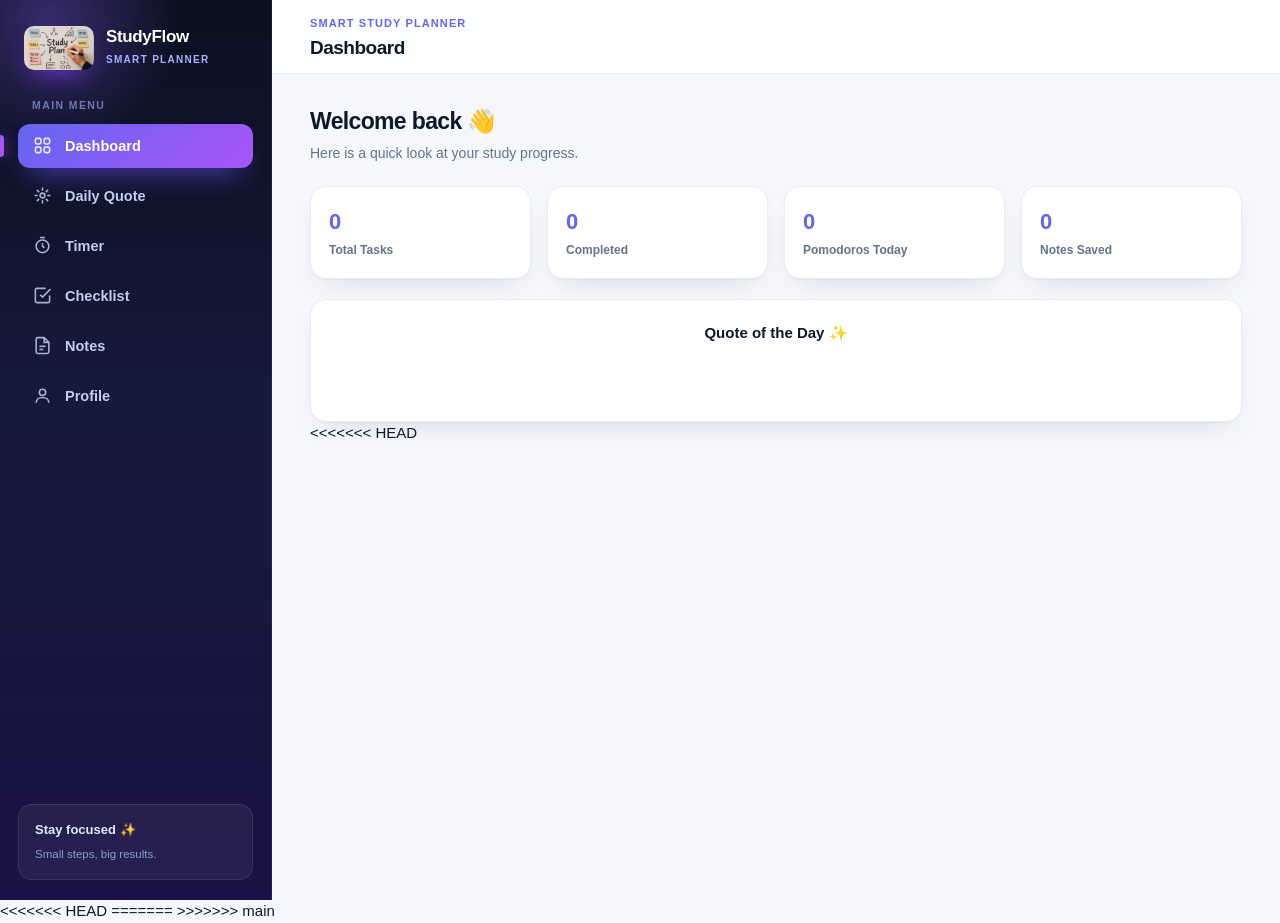
<file: index.html>
<!DOCTYPE html>
<html lang="en">
<head>
<meta charset="UTF-8" />
<meta name="viewport" content="width=device-width, initial-scale=1.0" />
<title>StudyFlow — Smart Study Planner</title>
<link rel="stylesheet" href="style.css" />

<style>
/* ================= DAILY MOTIVATIONAL QUOTE ================= */

#daily-quote {
  width: 100%;
}

#motivationQuote,
#motivationAuthor {
  transition: opacity 0.3s ease, transform 0.3s ease;
}

.quote-fade-out {
  opacity: 0;
  transform: translateY(10px);
}

.quote-fade-in {
  animation: quoteFadeIn 0.4s ease;
}

@keyframes quoteFadeIn {
  from {
    opacity: 0;
    transform: translateY(-10px);
  }
  to {
    opacity: 1;
    transform: translateY(0);
  }
}

#changeQuoteBtn {
  cursor: pointer;
  transition: transform 0.3s ease, box-shadow 0.3s ease;
}

#changeQuoteBtn:hover {
  transform: translateY(-3px);
}

@media (max-width: 600px) {
  #motivationQuote {
    font-size: 19px !important;
  }

  #daily-quote {
    padding: 35px 15px !important;
  }
}

@media (prefers-reduced-motion: reduce) {
  #motivationQuote,
  #motivationAuthor,
  #changeQuoteBtn {
    transition: none;
    animation: none;
  }
}
</style>
</head>

<body>

<!-- ================= SIDEBAR ================= -->
<aside class="sidebar">
  <div class="brand">
    <div class="brand-logo">
      <img src="assets/study.jpg" alt="StudyFlow Logo" />
    </div>
    <div class="brand-text">
      <h1>StudyFlow</h1>
      <span>Smart Planner</span>
    </div>
  </div>

  <p class="nav-label">Main Menu</p>

  <nav class="nav">

    <!-- 1. Dashboard -->
    <button class="nav-item active" data-view="dashboard" data-title="Dashboard">
      <span class="icon">
        <svg viewBox="0 0 24 24" fill="none" stroke="currentColor" stroke-width="2">
          <rect x="3" y="3" width="7" height="7" rx="2"/>
          <rect x="14" y="3" width="7" height="7" rx="2"/>
          <rect x="3" y="14" width="7" height="7" rx="2"/>
          <rect x="14" y="14" width="7" height="7" rx="2"/>
        </svg>
      </span>
      <span>Dashboard</span>
    </button>

    <!-- 2. Daily Motivation -->
    <button class="nav-item" data-view="motivation" data-title="Daily Motivational Quote">
      <span class="icon">
        <svg viewBox="0 0 24 24" fill="none" stroke="currentColor" stroke-width="2">
          <path d="M12 2v4M12 18v4M4.93 4.93l2.83 2.83M16.24 16.24l2.83 2.83M2 12h4M18 12h4M4.93 19.07l2.83-2.83M16.24 7.76l2.83-2.83"/>
          <circle cx="12" cy="12" r="3"/>
        </svg>
      </span>
      <span>Daily Quote</span>
    </button>

    <!-- 3. Timer -->
    <button class="nav-item" data-view="pomodoro" data-title="Study Timer">
      <span class="icon">
        <svg viewBox="0 0 24 24" fill="none" stroke="currentColor" stroke-width="2">
          <circle cx="12" cy="13" r="8"/>
          <path d="M12 9v4l2.5 2"/>
          <path d="M9 2h6"/>
        </svg>
      </span>
      <span>Timer</span>
    </button>

    <!-- 4. Daily Study Checklist -->
    <button class="nav-item" data-view="tasks" data-title="Daily Study Checklist">
      <span class="icon">
        <svg viewBox="0 0 24 24" fill="none" stroke="currentColor" stroke-width="2">
          <path d="M9 11l3 3L22 4"/>
          <path d="M21 12v7a2 2 0 0 1-2 2H5a2 2 0 0 1-2-2V5a2 2 0 0 1 2-2h11"/>
        </svg>
      </span>
      <span>Checklist</span>
    </button>

    <!-- 5. Notes -->
    <button class="nav-item" data-view="notes" data-title="Notes">
      <span class="icon">
        <svg viewBox="0 0 24 24" fill="none" stroke="currentColor" stroke-width="2">
          <path d="M14 2H6a2 2 0 0 0-2 2v16a2 2 0 0 0 2 2h12a2 2 0 0 0 2-2V8z"/>
          <path d="M14 2v6h6"/>
          <path d="M8 13h8"/>
          <path d="M8 17h5"/>
        </svg>
      </span>
      <span>Notes</span>
    </button>

    <!-- 6. Profile -->
    <button class="nav-item" data-view="profile" data-title="My Profile">
      <span class="icon">
        <svg viewBox="0 0 24 24" fill="none" stroke="currentColor" stroke-width="2">
          <circle cx="12" cy="8" r="4"/>
          <path d="M4 21c0-4 3.6-6.5 8-6.5S20 17 20 21"/>
        </svg>
      </span>
      <span>Profile</span>
    </button>

  </nav>

  <div class="sidebar-footer">
    <strong>Stay focused ✨</strong>
    <span>Small steps, big results.</span>
  </div>
</aside>

<!-- ================= TOPBAR ================= -->
<header class="topbar">
  <div class="topbar-title">
    <span class="crumb">Smart Study Planner</span>
    <h2 id="topbarTitle">Dashboard</h2>
  </div>
</header>

<!-- ================= MAIN CONTENT ================= -->
<main class="main">

  <!-- 1. DASHBOARD -->
  <section class="view active" id="view-dashboard">

    <div style="margin-bottom: 22px;">
      <h3 id="welcomeHead" style="font-size: 23px; font-weight: 750; letter-spacing: -.65px; color: var(--text);">
        Welcome back 👋
      </h3>
      <p style="color: var(--muted); font-size: 14px; margin-top: 4px;">
        Here is a quick look at your study progress.
      </p>
    </div>

    <div class="stats-grid">
      <div class="stat-card">
        <div class="stat-meta">
          <strong id="statTotalTasks">0</strong>
          <span>Total Tasks</span>
        </div>
      </div>

      <div class="stat-card">
        <div class="stat-meta">
          <strong id="statCompleted">0</strong>
          <span>Completed</span>
        </div>
      </div>

      <div class="stat-card">
        <div class="stat-meta">
          <strong id="statSessions">0</strong>
          <span>Pomodoros Today</span>
        </div>
      </div>

      <div class="stat-card">
        <div class="stat-meta">
          <strong id="statNotes">0</strong>
          <span>Notes Saved</span>
        </div>
      </div>
    </div>

    <!-- Dashboard Daily Quote -->
    <div class="card" style="margin-top:20px; text-align:center;">
      <h4>Quote of the Day ✨</h4>
      <p id="dashQuote" style="font-size:16px; font-style:italic; color:var(--primary); margin-top:10px;"></p>
    </div>

  </section>

  <!-- 2. DAILY MOTIVATIONAL QUOTE -->
  <section class="view" id="view-motivation">

    <div class="card" id="daily-quote" style="text-align:center; padding:70px 20px;">

      <div style="font-size:40px; margin-bottom:20px;">
        ✨
      </div>

      <h2 style="margin-bottom:15px;">
        Daily Motivational Quote
      </h2>

      <p style="color:var(--muted); margin-bottom:25px;">
        A little inspiration to make your day more productive.
      </p>

      <h3 id="motivationQuote"
          style="font-size:24px; font-weight:700; line-height:1.5; color:var(--text);">
        Loading your daily inspiration...
      </h3>

      <p id="motivationAuthor"
         style="color:var(--muted); margin-top:15px; font-size:15px;">
      </p>

      <button class="btn-add"
              id="changeQuoteBtn"
              type="button"
              style="margin-top:30px;">
        ✨ Change Quote
      </button>

    </div>

  </section>

  <!-- 3. PREMIUM TIMER -->
  <section class="view" id="view-pomodoro">

    <div class="pomo-card-glass">

      <div class="pomo-modes">
        <button class="pomo-mode active" data-mode="focus" data-minutes="25">Focus</button>
        <button class="pomo-mode" data-mode="short_break" data-minutes="5">Short Break</button>
        <button class="pomo-mode" data-mode="long_break" data-minutes="15">Long Break</button>
      </div>

      <div class="pomo-circle-wrap" id="pomoWrap">

        <svg class="pomo-svg" viewBox="0 0 240 240">
          <defs>
            <linearGradient id="timerGrad" x1="0%" y1="0%" x2="100%" y2="100%">
              <stop id="grad1" offset="0%" stop-color="#6366f1"/>
              <stop id="grad2" offset="100%" stop-color="#ec4899"/>
            </linearGradient>
          </defs>

          <circle class="pomo-track" cx="120" cy="120" r="104"/>

          <circle class="pomo-progress"
                  id="pomoProgress"
                  cx="120"
                  cy="120"
                  r="104"
                  stroke="url(#timerGrad)"
                  stroke-width="8"
                  fill="none"
                  stroke-linecap="round"
                  style="stroke-dasharray:653.45; stroke-dashoffset:0;"/>
        </svg>

        <div class="pomo-inner">
          <div class="pomo-time" id="pomoTime">25:00</div>
          <div class="pomo-label" id="pomoLabel">FOCUS TIME</div>
        </div>

      </div>

      <div class="pomo-controls">

        <button class="btn-pomo-main" id="pomoStart" title="Press Spacebar to Start/Pause">
          <svg id="playIcon" viewBox="0 0 24 24" fill="currentColor" width="24" height="24">
            <path d="M8 5v14l11-7z"/>
          </svg>

          <svg id="pauseIcon" viewBox="0 0 24 24" fill="currentColor" width="24" height="24" style="display:none;">
            <path d="M6 19h4V5H6v14zm8-14v14h4V5h-4z"/>
          </svg>
        </button>

        <button class="btn-pomo-reset" id="pomoReset" title="Reset Timer">
          <svg viewBox="0 0 24 24" fill="none" stroke="currentColor" stroke-width="2" width="20" height="20">
            <path d="M3 12a9 9 0 1 0 9-9 9.75 9.75 0 0 0-6.74 2.74L3 8"/>
            <path d="M3 3v5h5"/>
          </svg>
        </button>

      </div>

      <div id="pomoSessionsText" class="pomo-rounds">
        Round 1 of 4
      </div>

    </div>
  </section>

<<<<<<< HEAD
    <!-- 5. NOTES (Heading removed) -->
  <section class="view" id="view-notes">
    <div class="card">
      <form class="notes-form" id="noteForm" novalidate>
        <input id="noteTitle" type="text" placeholder="Title" maxlength="100" />
        <input id="noteSubject" type="text" placeholder="Subject (e.g. Physics)" list="noteSubjectList" maxlength="40" />
        <datalist id="noteSubjectList"></datalist>
        <textarea id="noteContent" placeholder="Write note..."></textarea>
        <p class="notes-msg" id="noteMsg"></p>
        <div class="actions">
          <button class="btn-cancel" type="button" id="noteCancel" hidden>Cancel</button>
          <button class="btn-add" type="submit" id="noteSubmit">Save Note</button>
=======
    <!-- 4. CHECKLIST -->
  <!-- 4. CHECKLIST (Tasks) -->
  <section class="view" id="view-tasks">

    <!-- Daily Progress -->
    <div class="card">
      <h4>Today's Progress</h4>
      <div class="tp-stats">
        <div class="tp-box"><strong id="tpTotal">0</strong><span>Total Tasks</span></div>
        <div class="tp-box"><strong id="tpCompleted">0</strong><span>Completed</span></div>
        <div class="tp-box"><strong id="tpPending">0</strong><span>Pending</span></div>
        <div class="tp-box"><strong id="tpPercent">0%</strong><span>Completion</span></div>
      </div>
      <div class="tp-bar"><div class="tp-fill" id="tpFill"></div></div>
    </div>

    <!-- Add / Edit Task -->
    <div class="card">
      <h4 id="taskFormTitle">Add a New Task</h4>
      <form class="task-form" id="taskForm">

        <input id="taskTitle" type="text" placeholder="What to study?" required />
        <input id="taskSubject" type="text" placeholder="Subject" required />
        <input id="taskDate" type="date" required />
        <select id="taskPriority">
          <option value="high">High</option>
          <option value="medium" selected>Medium</option>
          <option value="low">Low</option>
        </select>
        <div class="task-form-actions">
          <button class="btn-add" type="submit" id="taskSubmitBtn">Add Task</button>
          <button class="btn-cancel" type="button" id="taskCancelBtn" onclick="cancelEdit()" hidden>Cancel</button>
        </div>
      </form>
      <p class="task-msg" id="taskMsg"></p>
    </div>

    <!-- Filters + Task List -->
    <div class="card">
      <div class="task-filters">
        <button class="filter-btn active" onclick="setFilter('all', this)">All Tasks</button>
        <button class="filter-btn" onclick="setFilter('pending', this)">Pending</button>
        <button class="filter-btn" onclick="setFilter('completed', this)">Completed</button>
      </div>
      <div class="task-list" id="taskList"></div>
    </div>

  </section>

  <!-- 5. NOTES -->
  <section class="view" id="view-notes">

    <div class="card">

      <form class="notes-form" id="noteForm">
        <input id="noteTitle" type="text" placeholder="Title" required />
        <input id="noteSubject" type="text" placeholder="Subject" />
        <textarea id="noteContent" placeholder="Write note..."></textarea>

        <div class="actions">
          <button class="btn-add" type="submit">Save Note</button>
>>>>>>> main
        </div>
      </form>

    </div>
<<<<<<< HEAD
    <div class="card">
      <div class="notes-toolbar">
        <input id="noteSearch" type="search" placeholder="Search by title or keyword..." />
        <select id="noteFilter"><option value="">All Subjects</option></select>
      </div>
      <p class="notes-count" id="notesCount"></p>
      <div class="notes-grid" id="notesGrid"></div>
    </div>
=======

    <div class="card">
      <div class="notes-grid" id="notesGrid"></div>
    </div>

>>>>>>> main
  </section>

  <!-- 6. PROFILE -->
  <section class="view" id="view-profile">

    <div class="profile-card">

      <div class="profile-cover"></div>

      <div class="profile-content">

        <div class="avatar large" id="profileAvatar">AK</div>

        <h3 id="profileName">Ali Khan</h3>
        <p id="profileCourse">Computer Science</p>

        <div class="profile-info-grid">

          <div class="info-box">
            <span>Email Address</span>
            <strong id="profileEmail">ali@example.com</strong>
          </div>

          <div class="info-box">
            <span>Account Status</span>
            <strong style="color:var(--green);">Active ✅</strong>
          </div>

        </div>

        <button class="btn-logout" onclick="logout()">
          Logout from this device
        </button>

      </div>
    </div>

  </section>

</main>
<<<<<<< HEAD
<script src="notes.js"></script>
=======

<!-- ================= MAIN APP LOGIC ================= -->
>>>>>>> main
<script>

const user = JSON.parse(localStorage.getItem('currentUser'));

if (!user) {
  location.href = 'login.html';
} else {

  document.getElementById('welcomeHead').textContent =
    'Welcome back, ' + user.name.split(' ')[0] + ' 👋';

  document.getElementById('profileAvatar').textContent =
    user.name.substring(0,2).toUpperCase();

  document.getElementById('profileName').textContent = user.name;
  document.getElementById('profileCourse').textContent = user.course;
  document.getElementById('profileEmail').textContent = user.email;

}

// ================= LOGOUT =================

function logout() {
  if (confirm('Are you sure you want to logout?')) {
    localStorage.removeItem('currentUser');
    location.href = 'login.html';
  }
}

// ================= NAVIGATION =================

document.querySelectorAll('.nav-item').forEach(btn => {

  btn.onclick = () => {

    document.querySelectorAll('.nav-item').forEach(b => {
      b.classList.remove('active');
    });

    document.querySelectorAll('.view').forEach(v => {
      v.classList.remove('active');
    });

    btn.classList.add('active');

    document.getElementById('view-' + btn.dataset.view)
      .classList.add('active');

    document.getElementById('topbarTitle').textContent =
      btn.dataset.title;

    updateStats();

  };

});

// ================= LOCAL STORAGE =================

const getTasks = () =>
  JSON.parse(localStorage.getItem('tasks_' + user.email) || '[]');

const saveTasks = (t) =>
  localStorage.setItem('tasks_' + user.email, JSON.stringify(t));

const getNotes = () =>
  JSON.parse(localStorage.getItem('notes_' + user.email) || '[]');

const saveNotes = (n) =>
  localStorage.setItem('notes_' + user.email, JSON.stringify(n));

// ================= UPDATE STATS =================

function updateStats() {

  const tasks = getTasks();

  document.getElementById('statTotalTasks').textContent = tasks.length;

  document.getElementById('statCompleted').textContent =
    tasks.filter(t => t.done).length;

  document.getElementById('statNotes').textContent =
    getNotes().length;

  const sessions = JSON.parse(
    localStorage.getItem('pomo_' + user.email) || '0'
  );

  document.getElementById('statSessions').textContent = sessions;

}

// ================= DAILY MOTIVATIONAL QUOTE =================

const quotes = [

  {
    text: "The secret of getting ahead is getting started.",
    author: "Mark Twain"
  },

  {
    text: "It always seems impossible until it's done.",
    author: "Nelson Mandela"
  },

  {
    text: "Don't watch the clock; do what it does. Keep going.",
    author: "Sam Levenson"
  },

  {
    text: "Believe you can and you're halfway there.",
    author: "Theodore Roosevelt"
  },

  {
    text: "Success is not final, failure is not fatal: it is the courage to continue that counts.",
    author: "Winston Churchill"
  },

  {
    text: "Education is the most powerful weapon which you can use to change the world.",
    author: "Nelson Mandela"
  },

  {
    text: "Learning never exhausts the mind.",
    author: "Leonardo da Vinci"
  },

  {
    text: "Discipline is the bridge between goals and accomplishment.",
    author: "Jim Rohn"
  },

  {
    text: "The future depends on what you do today.",
    author: "Mahatma Gandhi"
  },

  {
    text: "Great things are done by a series of small things brought together.",
    author: "Vincent van Gogh"
  },

  {
    text: "The expert in anything was once a beginner.",
    author: "Helen Hayes"
  },

  {
    text: "Don't let what you cannot do interfere with what you can do.",
    author: "John Wooden"
  },

  {
    text: "Success is the sum of small efforts repeated day in and day out.",
    author: "Robert Collier"
  },

  {
    text: "It does not matter how slowly you go as long as you do not stop.",
    author: "Confucius"
  },

  {
    text: "Dreams don't work unless you do.",
    author: "John C. Maxwell"
  },

  {
    text: "Start where you are. Use what you have. Do what you can.",
    author: "Arthur Ashe"
  },

  {
    text: "Quality is not an act, it is a habit.",
    author: "Aristotle"
  },

  {
    text: "Small progress is still progress.",
    author: "Unknown"
  },

  {
    text: "Productivity is never an accident. It is always the result of commitment.",
    author: "Paul J. Meyer"
  },

  {
    text: "Well done is better than well said.",
    author: "Benjamin Franklin"
  },

  {
    text: "You don't have to be great to start, but you have to start to be great.",
    author: "Zig Ziglar"
  },

  {
    text: "The more that you read, the more things you will know.",
    author: "Dr. Seuss"
  },

  {
    text: "A little progress each day adds up to big results.",
    author: "Unknown"
  },

  {
    text: "Great things never come from comfort zones.",
    author: "Unknown"
  }

];

let currentQuoteIndex = -1;

function getNewQuote() {

  const quoteElement = document.getElementById('motivationQuote');
  const authorElement = document.getElementById('motivationAuthor');
  const dashboardQuote = document.getElementById('dashQuote');

  if (!quoteElement || !authorElement) return;

  let newIndex;

  // Avoid consecutive repeated quotes
  do {
    newIndex = Math.floor(Math.random() * quotes.length);
  } while (
    quotes.length > 1 &&
    newIndex === currentQuoteIndex
  );

  currentQuoteIndex = newIndex;

  const selectedQuote = quotes[currentQuoteIndex];

  // Fade out
  quoteElement.classList.add('quote-fade-out');
  authorElement.classList.add('quote-fade-out');

  if (dashboardQuote) {
    dashboardQuote.style.opacity = '0';
  }

  setTimeout(() => {

    quoteElement.textContent = `"${selectedQuote.text}"`;

    authorElement.textContent = selectedQuote.author
      ? `— ${selectedQuote.author}`
      : '';

    if (dashboardQuote) {
      dashboardQuote.textContent =
        `"${selectedQuote.text}" — ${selectedQuote.author}`;

      dashboardQuote.style.opacity = '1';
    }

    // Fade in
    quoteElement.classList.remove('quote-fade-out');
    authorElement.classList.remove('quote-fade-out');

    quoteElement.classList.add('quote-fade-in');
    authorElement.classList.add('quote-fade-in');

    setTimeout(() => {
      quoteElement.classList.remove('quote-fade-in');
      authorElement.classList.remove('quote-fade-in');
    }, 500);

  }, 300);

}

// Change Quote button
document.getElementById('changeQuoteBtn')
  .addEventListener('click', getNewQuote);

// Random quote on every page refresh
getNewQuote();

// ================= CHECKLIST (Tasks) =================
// Checklist code is in tasks.js

window.deleteTask = (id) => {

  if (!confirm('Delete this task?')) return;

  saveTasks(getTasks().filter(t => t.id !== id));

  renderTasks();
  updateStats();

};

<<<<<<< HEAD
=======
// ================= NOTES MANAGEMENT =================

document.getElementById('noteForm').onsubmit = (e) => {

  e.preventDefault();

  const notes = getNotes();

  notes.unshift({
    id: Date.now(),
    title: document.getElementById('noteTitle').value,
    subject: document.getElementById('noteSubject').value || 'General',
    content: document.getElementById('noteContent').value
  });

  saveNotes(notes);

  document.getElementById('noteForm').reset();

  renderNotes();
  updateStats();

};

function renderNotes() {

  const grid = document.getElementById('notesGrid');
  const notes = getNotes();

  if (!notes.length) {
    return grid.innerHTML =
      '<div class="empty">No notes yet.</div>';
  }

  grid.innerHTML = notes.map(n => `
    <div class="note-card">

      <div class="note-subject">${n.subject}</div>

      <div class="note-title">${n.title}</div>

      <div class="note-content">${n.content}</div>

      <button class="t-del"
              style="margin-top:10px; width:100%"
              onclick="deleteNote(${n.id})">
        Delete
      </button>

    </div>
  `).join('');

}

window.deleteNote = (id) => {

  if (!confirm('Delete this note?')) return;

  saveNotes(getNotes().filter(n => n.id !== id));

  renderNotes();
  updateStats();

};
>>>>>>> main

// ================= INITIALIZE APP DATA =================

if (user) {
  renderTasks();
  renderNotes();
  updateStats();
}

</script>

<!-- ================= TIMER JS FILE LINK ================= -->
<script src="timer.js"></script>

<script src="tasks.js"></script>
</body>
</html>
</file>
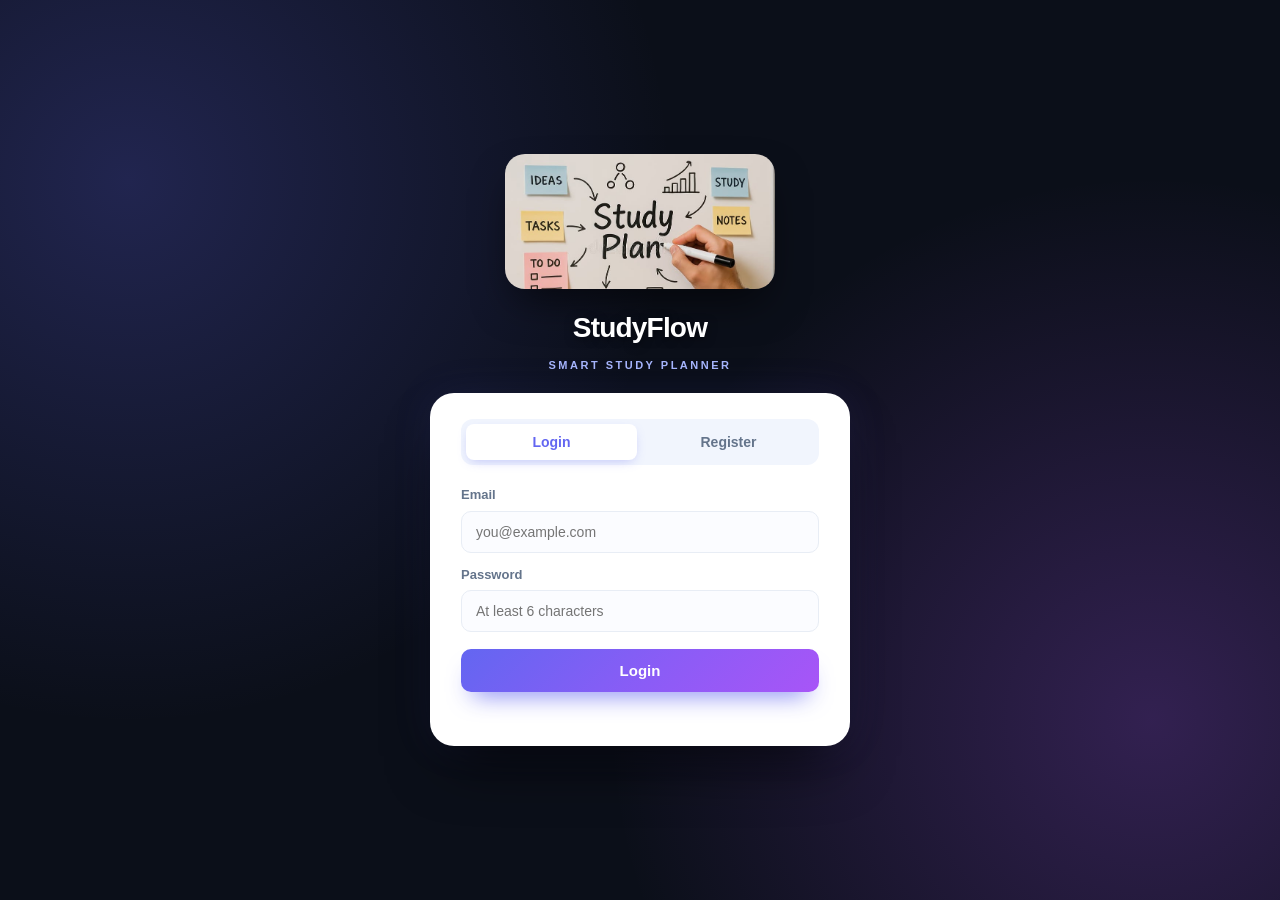
<file: login.html>
<!DOCTYPE html>
<html lang="en">
<head>
<meta charset="UTF-8" />
<meta name="viewport" content="width=device-width, initial-scale=1.0" />
<title>Login — StudyFlow</title>
<link rel="stylesheet" href="style.css" />
</head>
<body class="auth-body">

<div class="auth-wrap">
  <div class="auth-brand">
    <!-- NAYA BADA LOGO -->
    <div class="brand-logo">
      <img src="assets/study.jpg" alt="StudyFlow Logo" />
    </div>
    <h1>StudyFlow</h1>
    <p>Smart Study Planner</p>
  </div>

  <div class="auth-card">
    <div class="auth-tabs">
      <button class="auth-tab active" data-mode="login" type="button">Login</button>
      <button class="auth-tab" data-mode="register" type="button">Register</button>
    </div>

    <form id="authForm">
      <div class="field" id="nameField" style="display:none">
        <label for="name">Full Name</label>
        <input id="name" type="text" placeholder="Ali Khan" />
      </div>

      <div class="field" id="courseField" style="display:none">
        <label for="course">Course / Field</label>
        <input id="course" type="text" placeholder="Computer Science" />
      </div>

      <div class="field">
        <label for="email">Email</label>
        <input id="email" type="email" placeholder="you@example.com" required />
      </div>

      <div class="field">
        <label for="password">Password</label>
        <input id="password" type="password" placeholder="At least 6 characters" required />
      </div>

      <button class="btn-primary" id="submitBtn" type="submit">Login</button>
      <p class="auth-msg" id="authMsg"></p>
    </form>
  </div>
</div>

<script>
let mode = 'login';
const form = document.getElementById('authForm');
const nameField = document.getElementById('nameField');
const courseField = document.getElementById('courseField');
const authMsg = document.getElementById('authMsg');

// Agar pehle se login hai toh direct dashboard khulega
if(localStorage.getItem('currentUser')) {
    location.href = 'index.html';
}

// Tab Switch Function
function switchTab(newMode) {
  document.querySelectorAll('.auth-tab').forEach(t => {
    t.classList.toggle('active', t.dataset.mode === newMode);
  });
  mode = newMode;
  const isReg = mode === 'register';
  nameField.style.display = isReg ? 'block' : 'none';
  courseField.style.display = isReg ? 'block' : 'none';
  document.getElementById('submitBtn').textContent = isReg ? 'Create Account' : 'Login';
  authMsg.textContent = '';
}

document.querySelectorAll('.auth-tab').forEach(tab => {
  tab.addEventListener('click', () => switchTab(tab.dataset.mode));
});

form.addEventListener('submit', (e) => {
  e.preventDefault();
  authMsg.textContent = '';
  
  const email = document.getElementById('email').value.trim();
  const password = document.getElementById('password').value;
  let users = JSON.parse(localStorage.getItem('users') || '[]');

  if (mode === 'register') {
    const name = document.getElementById('name').value.trim();
    const course = document.getElementById('course').value.trim() || 'Student';
    
    if (users.find(u => u.email === email)) {
      authMsg.style.color = '#ef4444';
      authMsg.textContent = 'Email already registered!';
      return;
    }
    
    // Database mein save karein
    const newUser = { name, email, password, course };
    users.push(newUser);
    localStorage.setItem('users', JSON.stringify(users));
    
    // Success Message aur wapis Login tab par bhejna
    authMsg.style.color = '#10b981';
    authMsg.textContent = 'Account created successfully! Please login.';
    
    setTimeout(() => {
      switchTab('login');
      document.getElementById('email').value = email; // email pehle se bhari hogi
      document.getElementById('password').value = ''; 
      authMsg.style.color = '#10b981';
      authMsg.textContent = 'Account created. Please login now.';
    }, 1500);

  } else {
    // Login Logic
    const user = users.find(u => u.email === email && u.password === password);
    if (!user) {
      authMsg.style.color = '#ef4444';
      authMsg.textContent = 'Wrong email or password!';
      return;
    }
    
    localStorage.setItem('currentUser', JSON.stringify(user));
    authMsg.style.color = '#10b981';
    authMsg.textContent = 'Login successful! Redirecting...';
    setTimeout(() => location.href = 'index.html', 800);
  }
});
</script>
</body>
</html>
</file>
<file: style.css>
/* ============================================================
   StudyFlow — Complete Master Stylesheet
============================================================ */

/* 1. THEME TOKENS */
:root {
  --primary: #6366f1;
  --primary-dark: #4f46e5;
  --violet: #a855f7;
  --grad: linear-gradient(135deg, #6366f1 0%, #8b5cf6 55%, #a855f7 100%);

  --bg: #f5f7fc;
  --card: #ffffff;
  --text: #0f172a;
  --muted: #64748b;
  --border: #e8edf5;

  --green: #10b981;
  --amber: #f59e0b;
  --red: #ef4444;

  --radius: 16px;
  --shadow: 0 1px 2px rgba(15,23,42,.04), 0 12px 30px -16px rgba(15,23,42,.18);
  --shadow-lg: 0 22px 50px -22px rgba(15,23,42,.32);
}

* { margin: 0; padding: 0; box-sizing: border-box; }

body {
  font-family: -apple-system, BlinkMacSystemFont, "Segoe UI", Roboto, "Helvetica Neue", Arial, sans-serif;
  background: var(--bg);
  color: var(--text);
  font-size: 15px;
  line-height: 1.5;
  -webkit-font-smoothing: antialiased;
}

button, input, select, textarea { font-family: inherit; font-size: inherit; }
button { cursor: pointer; }
a { color: inherit; text-decoration: none; }
svg { display: block; }

/* ============================================================
   2. AUTHENTICATION (Login / Register)
============================================================ */
.auth-body {
  min-height: 100vh;
  overflow-y: auto;
  display: flex;
  padding: 20px 15px;
  background-color: #0b0f19;
  background-image: 
    radial-gradient(circle at 10% 20%, rgba(99, 102, 241, 0.25), transparent 40%),
    radial-gradient(circle at 90% 80%, rgba(168, 85, 247, 0.25), transparent 40%);
  background-attachment: fixed;
}

.auth-wrap { margin: auto; width: 100%; max-width: 420px; animation: fadeUp .45s cubic-bezier(.22,1,.36,1); }

.auth-brand { display: flex; flex-direction: column; align-items: center; gap: 8px; margin-bottom: 20px; color: #fff; }
.auth-brand .brand-logo {
  width: 270px; height: 135px; border-radius: 20px; display: grid; place-items: center;
  box-shadow: 0 20px 40px -10px rgba(0,0,0,0.6); overflow: hidden; margin-bottom: 10px; transition: transform 0.3s ease;
}
.auth-brand .brand-logo:hover { transform: scale(1.03); }
.auth-brand .brand-logo img { width: 100%; height: 100%; object-fit: cover; }
.auth-brand h1 { font-size: 28px; font-weight: 800; letter-spacing: -.8px; text-shadow: 0 2px 10px rgba(0,0,0,0.5); }
.auth-brand p { font-size: 11px; font-weight: 700; letter-spacing: 2.5px; text-transform: uppercase; color: #a5b4fc; }

.auth-card {
  background: #ffffff; border: 1px solid rgba(255,255,255,0.2); border-radius: 24px; padding: 25px 30px;
  box-shadow: 0 30px 60px -20px rgba(0,0,0,0.8), 0 0 40px rgba(99,102,241,0.1); 
}

.auth-tabs { display: grid; grid-template-columns: 1fr 1fr; gap: 6px; padding: 5px; background: #f1f5fd; border-radius: 12px; margin-bottom: 20px; }
.auth-tab { padding: 10px; border: 0; border-radius: 8px; background: transparent; font-weight: 650; font-size: 14px; color: var(--muted); transition: all .18s; }
.auth-tab.active { background: #fff; color: var(--primary); box-shadow: 0 4px 12px -4px rgba(99,102,241,.4); }

.field { margin-bottom: 12px; } 
.field label { display: block; font-size: 13px; font-weight: 650; color: var(--muted); margin-bottom: 6px; }
.field input { width: 100%; padding: 12px 14px; border: 1px solid var(--border); border-radius: 10px; background: #fbfcff; color: var(--text); font-size: 14px; transition: all .18s; }
.field input:focus { outline: 0; border-color: #a5b4fc; background: #fff; box-shadow: 0 0 0 4px rgba(99,102,241,.12); }

.btn-primary { width: 100%; padding: 13px; border: 0; border-radius: 10px; margin-top: 5px; background: var(--grad); color: #fff; font-weight: 700; font-size: 15px; box-shadow: 0 14px 24px -12px rgba(99,102,241,.9); transition: transform .15s; }
.btn-primary:active { transform: scale(.985); }
.auth-msg { min-height: 18px; margin-top: 10px; font-size: 13px; font-weight: 550; color: var(--red); text-align: center; }

/* ============================================================
   3. SIDEBAR
============================================================ */
.sidebar {
  position: fixed; inset: 0 auto 0 0; width: 272px; display: flex; flex-direction: column; padding: 26px 18px 20px;
  background: linear-gradient(180deg, #0b1020 0%, #141a3a 45%, #1a1246 100%); color: #fff; z-index: 50; border-right: 1px solid rgba(255,255,255,.06); overflow: hidden;
}
.sidebar::before { content: ""; position: absolute; top: -120px; left: -90px; width: 280px; height: 280px; border-radius: 50%; background: radial-gradient(circle, rgba(139,92,246,.35), transparent 65%); pointer-events: none; }

.brand { position: relative; display: flex; align-items: center; gap: 12px; padding: 0 6px 28px; }
.brand-logo { width: 70px; height: 44px; flex: none; border-radius: 10px; display: grid; place-items: center; background: transparent; box-shadow: 0 12px 24px -10px rgba(124,58,237,.9); overflow: hidden; }
.brand-logo img { width: 100%; height: 100%; object-fit: cover; }
.brand-text h1 { font-size: 17px; font-weight: 750; letter-spacing: -.35px; line-height: 1.15; }
.brand-text span { font-size: 10px; font-weight: 700; letter-spacing: 1.3px; text-transform: uppercase; color: #a5b4fc; }

.nav-label { padding: 0 14px; margin-bottom: 10px; font-size: 10.5px; font-weight: 700; letter-spacing: 1.4px; text-transform: uppercase; color: #6b7aa8; }

.nav { display: flex; flex-direction: column; gap: 6px; }
.nav-item {
  position: relative; display: flex; align-items: center; gap: 13px; width: 100%; padding: 12px 14px; border: 0; border-radius: 12px;
  background: transparent; color: #c3cdee; font-size: 14.5px; font-weight: 550; text-align: left; transition: all .18s;
}
.nav-item .icon { width: 20px; height: 20px; flex: none; display: grid; place-items: center; opacity: .85; }
.nav-item .icon svg { width: 19px; height: 19px; }
.nav-item:hover { background: rgba(255,255,255,.07); color: #fff; }
.nav-item.active { background: var(--grad); color: #fff; box-shadow: 0 14px 28px -14px rgba(109,82,246,1); }
.nav-item.active::before { content: ""; position: absolute; left: -18px; top: 50%; transform: translateY(-50%); width: 4px; height: 22px; border-radius: 0 4px 4px 0; background: #a855f7; box-shadow: 0 0 14px rgba(168,85,247,.9); }

.sidebar-footer { margin-top: auto; padding: 15px 16px; border-radius: 14px; background: rgba(255,255,255,.055); border: 1px solid rgba(255,255,255,.09); }
.sidebar-footer strong { display: block; font-size: 13px; font-weight: 650; color: #e0e7ff; margin-bottom: 2px; }
.sidebar-footer span { font-size: 11.5px; color: #8b9bd4; }

/* ============================================================
   4. TOPBAR
============================================================ */
.topbar {
  position: fixed; top: 0; left: 272px; right: 0; height: 74px; display: flex; align-items: center; padding: 0 38px;
  background: rgba(255,255,255,.82); backdrop-filter: blur(14px); border-bottom: 1px solid var(--border); z-index: 40;
}
.topbar-title .crumb { font-size: 11px; font-weight: 700; letter-spacing: 1.1px; text-transform: uppercase; color: var(--primary); }
.topbar-title h2 { font-size: 19px; font-weight: 750; letter-spacing: -.5px; }

/* ============================================================
   5. MAIN CONTENT
============================================================ */
.main { margin-left: 272px; padding: 104px 38px 60px; min-height: 100vh; max-width: 1500px; }
.view { display: none; }
.view.active { display: block; animation: fadeUp .32s cubic-bezier(.22,1,.36,1); }
@keyframes fadeUp { from { opacity: 0; transform: translateY(10px); } to { opacity: 1; transform: none; } }

.card { background: var(--card); border: 1px solid var(--border); border-radius: var(--radius); box-shadow: var(--shadow); padding: 22px; }
.card + .card { margin-top: 18px; }
.card h4 { font-size: 15px; font-weight: 700; margin-bottom: 14px; color: var(--text); }

.btn-add { padding: 11px 20px; border: 0; border-radius: 10px; background: var(--grad); color: #fff; font-weight: 700; font-size: 14px; box-shadow: 0 10px 20px -10px rgba(99,102,241,.85); transition: transform .15s; }
.btn-add:active { transform: scale(.97); }
.empty { padding: 40px 20px; text-align: center; color: var(--muted); font-size: 13.5px; }

/* Stats */
.stats-grid { display: grid; grid-template-columns: repeat(4, minmax(0, 1fr)); gap: 16px; margin-bottom: 18px; }
.stat-card { background: #fff; border: 1px solid var(--border); border-radius: var(--radius); box-shadow: var(--shadow); padding: 18px; }
.stat-meta strong { display: block; font-size: 22px; font-weight: 800; letter-spacing: -.5px; color: var(--primary); }
.stat-meta span { font-size: 12px; font-weight: 550; color: var(--muted); }
#dashQuote { font-size: 16px; font-style: italic; color: var(--primary); margin-top: 10px; min-height: 40px; display: flex; align-items: center; justify-content: center; }

/* ============================================================
   6. PREMIUM TIMER UI
============================================================ */
.pomo-card-glass {
  background: rgba(255, 255, 255, 0.6); backdrop-filter: blur(20px); -webkit-backdrop-filter: blur(20px);
  border: 1px solid rgba(255, 255, 255, 0.8); border-radius: 32px;
  box-shadow: 0 20px 40px -10px rgba(99, 102, 241, 0.15), inset 0 0 0 1px rgba(255, 255, 255, 0.5);
  padding: 40px 20px; display: flex; flex-direction: column; align-items: center; max-width: 500px; margin: 0 auto;
}
.pomo-modes { display: flex; gap: 8px; padding: 6px; background: #eef2ff; border-radius: 99px; margin-bottom: 40px; }
.pomo-mode { padding: 10px 20px; border: 0; border-radius: 99px; background: transparent; font-size: 13px; font-weight: 700; color: var(--muted); transition: all .3s; }
.pomo-mode.active { background: #fff; color: var(--primary); box-shadow: 0 4px 12px rgba(99, 102, 241, 0.2); }

.pomo-circle-wrap { position: relative; width: 280px; height: 280px; display: flex; align-items: center; justify-content: center; transition: transform 0.3s ease; }
.pomo-circle-wrap.is-running { animation: pulseGlow 3s infinite ease-in-out; }
@keyframes pulseGlow {
  0% { transform: scale(1); filter: drop-shadow(0 0 10px rgba(99,102,241,0.3)); }
  50% { transform: scale(1.02); filter: drop-shadow(0 0 25px rgba(236,72,153,0.5)); }
  100% { transform: scale(1); filter: drop-shadow(0 0 10px rgba(99,102,241,0.3)); }
}

.pomo-svg { width: 100%; height: 100%; transform: rotate(-90deg); }
.pomo-track { fill: none; stroke: #f1f5f9; stroke-width: 8; }
.pomo-progress { fill: none; stroke-width: 8; stroke-linecap: round; transition: stroke-dashoffset 1s linear; }

.pomo-inner { position: absolute; inset: 0; display: flex; flex-direction: column; align-items: center; justify-content: center; gap: 4px; }
.pomo-time { font-size: 64px; font-weight: 800; letter-spacing: -2px; font-variant-numeric: tabular-nums; background: linear-gradient(135deg, #0f172a 0%, #334155 100%); -webkit-background-clip: text; background-clip: text; color: transparent; }
.pomo-label { font-size: 11px; font-weight: 800; letter-spacing: 3px; color: var(--primary); text-transform: uppercase; }

.pomo-controls { display: flex; gap: 16px; margin-top: 30px; align-items: center; }
.btn-pomo-main {
  width: 70px; height: 70px; border-radius: 50%; border: 0; background: var(--grad); color: #fff;
  display: grid; place-items: center; cursor: pointer; box-shadow: 0 10px 25px -5px rgba(99, 102, 241, 0.6); transition: all 0.2s;
}
.btn-pomo-main:hover { transform: scale(1.05); box-shadow: 0 15px 35px -5px rgba(99, 102, 241, 0.8); }
.btn-pomo-main:active { transform: scale(0.95); }

.btn-pomo-reset {
  width: 50px; height: 50px; border-radius: 50%; border: 1px solid #e2e8f0; background: #fff; color: var(--muted);
  display: grid; place-items: center; cursor: pointer; transition: all 0.2s;
}
.btn-pomo-reset:hover { color: var(--primary); border-color: var(--primary); background: #f8fafc; transform: rotate(-45deg); }
.pomo-rounds { margin-top: 25px; font-size: 13px; font-weight: 600; color: var(--muted); background: #f8fafc; padding: 6px 16px; border-radius: 99px; border: 1px solid #e2e8f0; }

/* ============================================================
   7. TASKS / CHECKLIST
============================================================ */
.task-form {
  display: grid; grid-template-columns: 2fr 1fr 1fr 1fr auto; gap: 10px;
}
.task-form input, .task-form select {
  width: 100%; padding: 11px 13px; border: 1px solid var(--border);
  border-radius: 10px; background: #fbfcff; font-size: 14px;
  transition: border-color .18s, box-shadow .18s;
}
.task-form input:focus, .task-form select:focus {
  outline: 0; border-color: #a5b4fc; background: #fff; box-shadow: 0 0 0 4px rgba(99,102,241,.12);
}

.task-list { display: flex; flex-direction: column; gap: 10px; }
.task-item { display: flex; align-items: center; gap: 12px; padding: 14px 16px; border: 1px solid var(--border); border-radius: 12px; background: #fff; transition: all .18s; }
.task-item:hover { border-color: #c7d2fe; }
.task-item.done { background: #f8fafc; }
.task-item.done .t-title { text-decoration: line-through; color: var(--muted); }
.t-check { width: 22px; height: 22px; flex: none; border-radius: 7px; border: 2px solid #cbd5e1; display: grid; place-items: center; transition: all .15s; }
.t-check:hover { border-color: var(--primary); }
.t-check svg { width: 14px; height: 14px; }
.t-body { flex: 1; min-width: 0; }
.t-title { font-size: 14px; font-weight: 650; color: var(--text); }
.t-meta { font-size: 12px; color: var(--muted); margin-top: 2px; }
.badge { padding: 3px 9px; border-radius: 99px; font-size: 11px; font-weight: 700; text-transform: capitalize; }
.badge.high { background: #fef2f2; color: #dc2626; }
.badge.medium { background: #fffbeb; color: #d97706; }
.badge.low { background: #ecfdf5; color: #059669; }
.t-del { width: 32px; height: 32px; flex: none; border: 0; border-radius: 9px; background: transparent; color: var(--muted); display: grid; place-items: center; transition: all .15s; font-size: 16px; }
.t-del:hover { background: #fef2f2; color: var(--red); }

/* --- Checklist: form buttons & error message --- */
.task-form-actions { display: flex; gap: 8px; }
.task-form-actions .btn-add { white-space: nowrap; }
.btn-cancel {
  padding: 11px 16px; border: 1px solid var(--border); border-radius: 10px;
  background: #fff; color: var(--muted); font-weight: 650; font-size: 14px;
}
.btn-cancel:hover { color: var(--primary); border-color: #c7d2fe; }
.task-msg { min-height: 18px; margin-top: 8px; font-size: 13px; font-weight: 550; color: var(--red); }

/* --- Checklist: daily progress --- */
.tp-stats { display: grid; grid-template-columns: repeat(4, minmax(0, 1fr)); gap: 12px; margin-bottom: 16px; }
.tp-box { padding: 14px; border: 1px solid var(--border); border-radius: 12px; background: #fbfcff; }
.tp-box strong { display: block; font-size: 22px; font-weight: 800; letter-spacing: -.5px; line-height: 1.2; color: var(--primary); }
.tp-box span { font-size: 12px; font-weight: 550; color: var(--muted); }
.tp-bar { height: 12px; border-radius: 99px; background: #eef2ff; overflow: hidden; }
.tp-fill { height: 100%; width: 0%; border-radius: 99px; background: var(--grad); transition: width .4s ease; }

/* --- Checklist: filters --- */
.task-filters {
  display: flex; flex-wrap: wrap; gap: 8px; padding: 5px; margin-bottom: 16px;
  background: #f1f5fd; border-radius: 12px; width: fit-content; max-width: 100%;
}
.filter-btn {
  padding: 9px 18px; border: 0; border-radius: 9px; background: transparent;
  font-size: 13px; font-weight: 650; color: var(--muted); transition: all .18s;
}
.filter-btn.active { background: #fff; color: var(--primary); box-shadow: 0 4px 12px -4px rgba(99,102,241,.4); }

/* --- Checklist: task row --- */
.t-checkbox { width: 20px; height: 20px; flex: none; accent-color: var(--primary); cursor: pointer; }
.task-item.done .t-checkbox { accent-color: var(--green); }
.t-actions { display: flex; gap: 4px; flex: none; }
.t-edit {
  width: 32px; height: 32px; flex: none; border: 0; border-radius: 9px;
  background: transparent; color: var(--muted); display: grid; place-items: center;
  transition: background .15s, color .15s; font-size: 16px;
}
.t-edit:hover { background: #eef2ff; color: var(--primary); }

/* ============================================================
   8. NOTES
============================================================ */
.notes-form { display: grid; grid-template-columns: 1fr 1fr; gap: 10px; margin-bottom: 10px; }
.notes-form input, .notes-form textarea { padding: 11px 13px; border: 1px solid var(--border); border-radius: 10px; background: #fbfcff; font-size: 14px; }
.notes-form input:focus, .notes-form textarea:focus { outline: 0; border-color: #a5b4fc; background: #fff; box-shadow: 0 0 0 4px rgba(99,102,241,.12); }
.notes-form textarea { grid-column: 1 / -1; min-height: 90px; resize: vertical; }
.notes-form .actions { grid-column: 1 / -1; display: flex; gap: 10px; justify-content: flex-end; }
.notes-grid { display: grid; grid-template-columns: repeat(auto-fill, minmax(260px, 1fr)); gap: 14px; margin-top: 6px; }
.note-card { padding: 16px; border: 1px solid var(--border); border-radius: 14px; background: linear-gradient(180deg, #ffffff 0%, #fbfcff 100%); display: flex; flex-direction: column; gap: 8px; transition: all .18s; }
.note-card:hover { border-color: #c7d2fe; box-shadow: 0 10px 22px -14px rgba(99,102,241,.5); }
.note-subject { font-size: 10.5px; font-weight: 750; letter-spacing: 1px; text-transform: uppercase; color: var(--primary); }
.note-title { font-size: 15px; font-weight: 700; color: var(--text); }
.note-content { font-size: 13px; color: var(--muted); white-space: pre-wrap; max-height: 120px; overflow: hidden; }

/* --- Study Notes Manager --- */
.notes-msg { grid-column: 1 / -1; font-size: 13px; font-weight: 550; color: var(--red); }
.notes-msg:empty { display: none; }
.notes-msg.ok { color: var(--green); }
.notes-msg.info { color: var(--primary); }

.btn-cancel {
  padding: 11px 20px; border: 1px solid var(--border); border-radius: 10px;
  background: #fff; color: var(--muted); font-weight: 700; font-size: 14px;
  transition: color .15s, border-color .15s;
}
.btn-cancel:hover { color: var(--primary); border-color: #c7d2fe; }

.notes-toolbar { display: grid; grid-template-columns: 1fr 220px; gap: 10px; margin-bottom: 12px; }
.notes-toolbar input, .notes-toolbar select {
  width: 100%; padding: 11px 13px; border: 1px solid var(--border); border-radius: 10px;
  background: #fbfcff; color: var(--text); font-size: 14px;
  transition: border-color .18s, box-shadow .18s;
}
.notes-toolbar input:focus, .notes-toolbar select:focus {
  outline: 0; border-color: #a5b4fc; background: #fff; box-shadow: 0 0 0 4px rgba(99,102,241,.12);
}
.notes-count { font-size: 12px; font-weight: 600; color: var(--muted); margin-bottom: 4px; }
.notes-count:empty { display: none; }

.notes-grid .empty { grid-column: 1 / -1; }
.note-title, .note-content { overflow-wrap: anywhere; }
.note-content { flex: 1; }
.note-date { font-size: 11.5px; color: #94a3b8; }
.note-card.is-editing { border-color: var(--primary); box-shadow: 0 0 0 3px rgba(99,102,241,.15); }

.note-actions { display: flex; gap: 8px; margin-top: 4px; }
.note-btn {
  flex: 1; padding: 8px 10px; border: 1px solid var(--border); border-radius: 9px;
  background: #fff; color: var(--muted); font-size: 13px; font-weight: 650;
  transition: color .15s, border-color .15s, background .15s;
}
.note-btn:hover { color: var(--primary); border-color: #c7d2fe; background: #f5f7ff; }
.note-btn.danger:hover { color: var(--red); border-color: #fecaca; background: #fef2f2; }

@media (max-width: 600px) { .notes-toolbar { grid-template-columns: 1fr; } }
/* ============================================================
   9. PROFILE PAGE
============================================================ */
.profile-card { max-width: 550px; margin: 0 auto; background: #fff; border: 1px solid var(--border); border-radius: 24px; box-shadow: var(--shadow-lg); overflow: hidden; }
.profile-cover { height: 120px; background: var(--grad); position: relative; }
.profile-content { padding: 0 30px 30px; text-align: center; position: relative; }
.avatar.large { width: 100px; height: 100px; font-size: 36px; margin: -50px auto 15px; border: 4px solid #fff; background: var(--grad); box-shadow: 0 10px 25px -10px rgba(139,92,246,.6); border-radius: 50%; display: grid; place-items: center; color: #fff; font-weight: 750; }
.profile-content h3 { font-size: 24px; font-weight: 800; color: var(--text); margin-bottom: 4px; }
.profile-content p { font-size: 14px; color: var(--muted); margin-bottom: 25px; }
.profile-info-grid { display: grid; grid-template-columns: 1fr 1fr; gap: 15px; text-align: left; margin-bottom: 30px; }
.info-box { background: #f8fafc; padding: 15px; border-radius: 12px; border: 1px solid var(--border); }
.info-box span { display: block; font-size: 11px; font-weight: 700; color: var(--muted); text-transform: uppercase; letter-spacing: 0.5px; margin-bottom: 5px; }
.info-box strong { font-size: 14px; font-weight: 650; color: var(--text); word-break: break-all; }
.btn-logout { width: 100%; padding: 14px; border: 0; border-radius: 12px; background: #fee2e2; color: #ef4444; font-weight: 700; font-size: 14.5px; transition: all 0.2s; }
.btn-logout:hover { background: #fecaca; color: #dc2626; }

/* ============================================================
   10. RESPONSIVE DESIGN
============================================================ */
@media (max-width: 1024px) {
  .topbar { padding: 0 24px; }
  .main { padding: 100px 24px 60px; }
  .stats-grid { grid-template-columns: repeat(2, minmax(0, 1fr)); }
  .task-form { grid-template-columns: 1fr 1fr; }
  .task-form-actions { grid-column: 1 / -1; }
  .task-form-actions button { flex: 1; }
}

@media (max-width: 900px) {
  .sidebar { inset: auto 0 0 0; width: 100%; height: 68px; flex-direction: row; align-items: center; padding: 8px 10px; border-radius: 22px 22px 0 0; border-right: 0; border-top: 1px solid rgba(255,255,255,.1); box-shadow: 0 -14px 34px -16px rgba(11,16,32,.8); }
  .sidebar::before, .brand, .nav-label, .sidebar-footer { display: none; }
  .nav { flex-direction: row; gap: 4px; width: 100%; overflow-x: auto; scrollbar-width: none; }
  .nav::-webkit-scrollbar { display: none; }
  .nav-item { flex: 1; flex-direction: column; gap: 4px; padding: 8px 2px; font-size: 10px; font-weight: 650; text-align: center; justify-content: center; border-radius: 13px; white-space: nowrap; }
  .nav-item.active::before { display: none; }
  .nav-item .icon { width: auto; height: auto; }
  .nav-item .icon svg { width: 20px; height: 20px; }
  .topbar { left: 0; height: 68px; padding: 0 16px; }
  .topbar-title .crumb { display: none; }
  .topbar-title h2 { font-size: 17px; }
  .main { margin-left: 0; padding: 92px 16px 96px; }
  .notes-form { grid-template-columns: 1fr; }
  .profile-info-grid { grid-template-columns: 1fr; }
  .pomo-circle-wrap { width: 240px; height: 240px; }
  .pomo-time { font-size: 52px; }
}

@media (max-width: 520px) {
  .stats-grid { grid-template-columns: 1fr; }
  .task-form { grid-template-columns: 1fr; }
    .tp-stats { grid-template-columns: repeat(2, minmax(0, 1fr)); }
  .task-filters { width: 100%; }
  .filter-btn { flex: 1; padding: 9px 8px; }
  .task-item { flex-wrap: wrap; }
  .t-body { flex: 1 1 calc(100% - 40px); }
  .task-item .badge { margin-left: 32px; }
  .t-actions { margin-left: auto; }
  .profile-content { padding: 0 20px 20px; }
  .auth-body { padding: 20px 15px; }
  .auth-brand .brand-logo { width: 220px; height: 110px; border-radius: 16px; }
  .auth-brand h1 { font-size: 24px; }
  .auth-card { padding: 22px 20px; }
}
</file>
